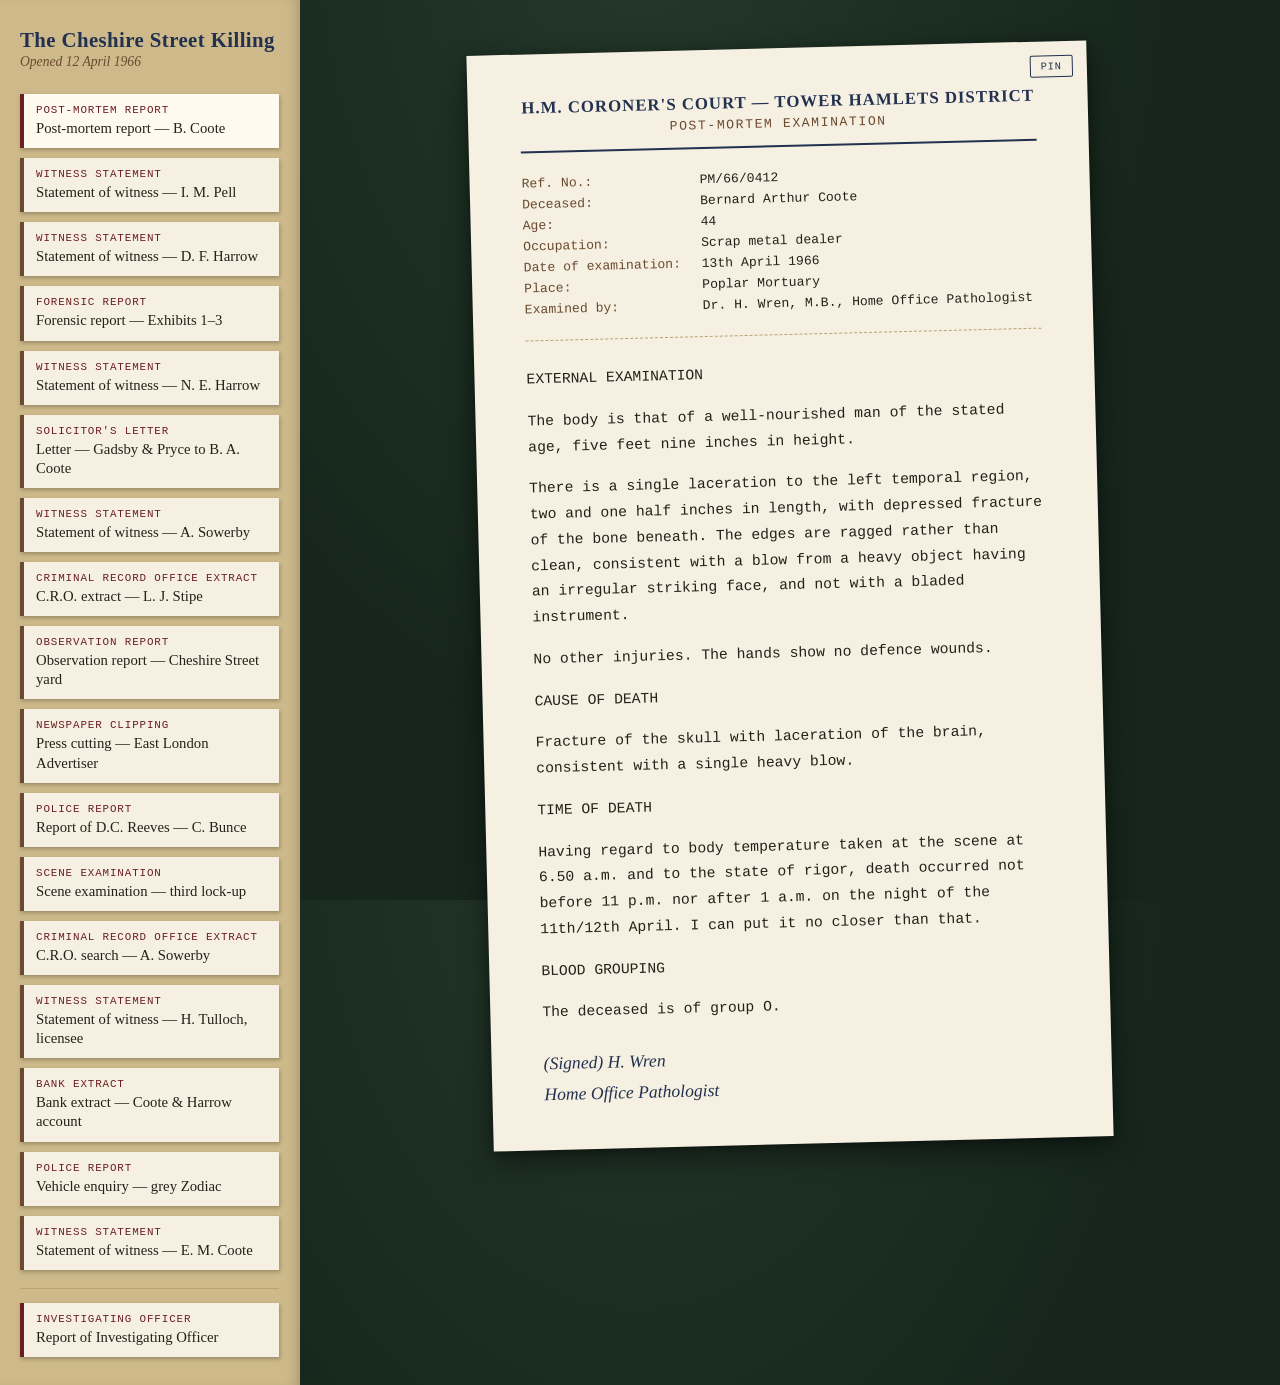
<file: index.html>
<!doctype html>
<html lang="en-GB">
<head>
<meta charset="utf-8">
<meta name="viewport" content="width=device-width, initial-scale=1">
<title>The Firm — Case Documents</title>
<link rel="stylesheet" href="styles.css">
</head>
<body>
<div class="app">
  <aside class="folder">
    <h1 class="case-title" id="case-title">&nbsp;</h1>
    <p class="case-opens" id="case-opens">&nbsp;</p>
    <ul class="doc-list" id="doc-list"></ul>

    <div class="folder-divider"></div>

    <button type="button" class="doc-list-item report-entry" id="report-entry">
      <span class="doc-type-label">Investigating Officer</span>
      <span class="doc-title-label">Report of Investigating Officer</span>
    </button>
  </aside>

  <main class="reading-area" id="reading-area">
    <div class="reading-pane pinned-pane" id="pinned-pane"></div>
    <div class="reading-pane browse-pane" id="browse-pane">
      <p class="placeholder">Select a document from the folder to begin reading.</p>
    </div>
  </main>
</div>

<script src="main.js"></script>
</body>
</html>
</file>
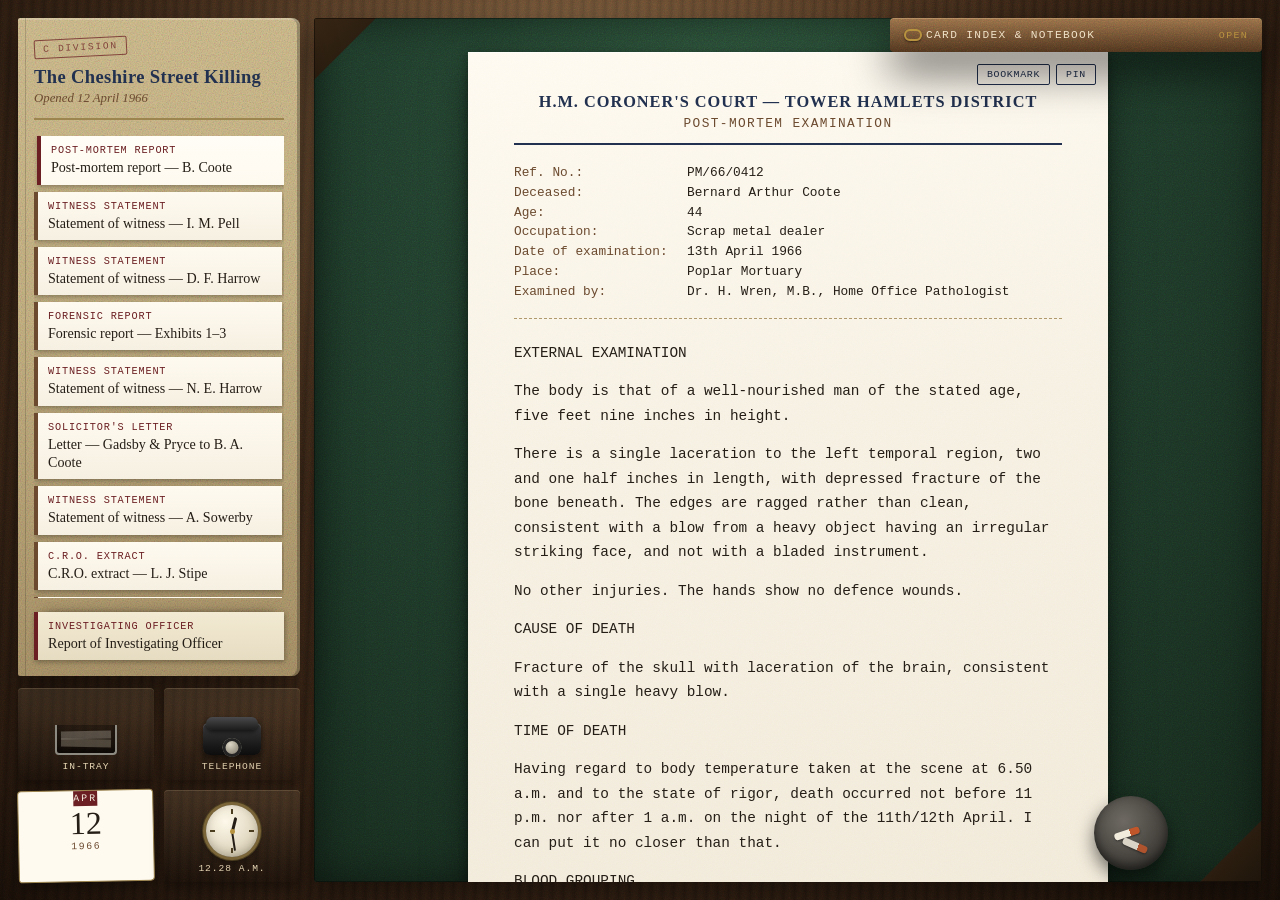
<file: engine/index.html>
<!doctype html>
<html lang="en-GB">
<head>
<meta charset="utf-8">
<meta name="viewport" content="width=device-width, initial-scale=1">
<title>The Firm — C Division</title>
<link rel="stylesheet" href="styles.css">
</head>
<body>
<div class="desk" id="desk">

  <div class="lamplight" aria-hidden="true"></div>

  <div class="left-column">

    <aside class="case-folder">
      <div class="folder-head">
        <p class="folder-stamp">C Division</p>
        <h1 class="case-title" id="case-title">&nbsp;</h1>
        <p class="case-opens" id="case-opens">&nbsp;</p>
      </div>

      <ul class="doc-list" id="doc-list"></ul>

      <button type="button" class="doc-list-item report-entry" id="report-entry">
        <span class="doc-type-label">Investigating Officer</span>
        <span class="doc-title-label">Report of Investigating Officer</span>
      </button>
    </aside>

    <div class="desk-instruments">

      <button type="button" class="instrument in-tray" id="in-tray">
        <span class="tray-rails" aria-hidden="true">
          <span class="tray-paper"></span>
          <span class="tray-paper two"></span>
        </span>
        <span class="instrument-label">In-tray</span>
        <span class="tray-badge" id="tray-badge" hidden>0</span>
      </button>

      <button type="button" class="instrument telephone" id="telephone">
        <span class="phone-body" aria-hidden="true">
          <span class="phone-dial"></span>
          <span class="phone-handset"></span>
        </span>
        <span class="instrument-label">Telephone</span>
      </button>

      <div class="instrument desk-calendar" id="desk-calendar">
        <span class="cal-month" id="cal-month">APR</span>
        <span class="cal-day" id="cal-day">12</span>
        <span class="cal-year" id="cal-year">1966</span>
      </div>

      <div class="instrument desk-clock" title="The time on your own clock">
        <span class="clock-face" aria-hidden="true">
          <span class="clock-tick t12"></span>
          <span class="clock-tick t3"></span>
          <span class="clock-tick t6"></span>
          <span class="clock-tick t9"></span>
          <span class="clock-hand hour" id="clock-hour"></span>
          <span class="clock-hand minute" id="clock-minute"></span>
          <span class="clock-pin"></span>
        </span>
        <span class="instrument-label" id="clock-readout">&nbsp;</span>
      </div>

    </div>
  </div>

  <main class="blotter" id="reading-area">
    <div class="reading-pane pinned-pane" id="pinned-pane"></div>
    <div class="reading-pane browse-pane" id="browse-pane">
      <p class="placeholder">Take a document from the folder.</p>
    </div>
  </main>

  <div class="ashtray" aria-hidden="true"><span class="stub"></span><span class="stub two"></span></div>

  <section class="index-drawer" id="index-drawer">
    <button type="button" class="drawer-handle" id="drawer-handle">
      <span class="drawer-handle-label">Card Index &amp; Notebook</span>
      <span class="drawer-handle-state" id="drawer-state">Open</span>
    </button>

    <div class="drawer-body" id="drawer-body">
      <div class="drawer-scroll">
        <p class="drawer-org">Metropolitan Police — Criminal Record Office</p>

        <div class="index-search">
          <input type="search" class="index-search-input" id="index-search"
                 placeholder="Search by name, alias, or trade" autocomplete="off">
        </div>

        <div class="index-cards" id="index-cards"></div>

        <section class="notebook">
          <h3 class="notebook-heading">Notebook</h3>
          <p class="notebook-hint">Your own notes. Kept on this machine.</p>
          <textarea class="notebook-area" id="notebook-area" rows="9"
                    placeholder="Nothing written yet."></textarea>
        </section>
      </div>
    </div>
  </section>

</div>

<div class="mark-popup" id="mark-popup" hidden>
  <button type="button" id="mark-add">Highlight</button>
</div>

<script src="main.js"></script>
</body>
</html>
</file>
<file: styles.css>
/* The Firm — document viewer
   Period chrome, modern legibility. No texture that fights reading. */

:root {
  --manila: #cdb989;
  --manila-dark: #b8a377;
  --paper: #f6f0e2;
  --paper-carbon: #eef1f4;
  --ink: #262019;
  --ink-blue: #22314f;
  --oxblood: #6b1f22;
  --tobacco: #6b4a2f;
  --green-leather: #16261c;

  --serif: Georgia, "Times New Roman", Times, serif;
  --mono: "Courier New", Courier, "Consolas", ui-monospace, monospace;
  --script: "Segoe Script", "Bradley Hand", "Apple Chancery", cursive;
}

* {
  box-sizing: border-box;
}

html, body {
  height: 100%;
}

body {
  margin: 0;
  background: var(--green-leather);
  background-image:
    radial-gradient(ellipse at 50% -10%, #24382a 0%, var(--green-leather) 60%);
  color: var(--ink);
  font-family: var(--serif);
}

.app {
  display: grid;
  grid-template-columns: 300px 1fr;
  min-height: 100vh;
}

/* ---------- folder / document list ---------- */

.folder {
  background: var(--manila);
  border-right: 1px solid var(--manila-dark);
  padding: 28px 20px;
  box-shadow: inset -8px 0 16px -12px rgba(0, 0, 0, 0.4);
}

.case-title {
  margin: 0 0 2px;
  font-size: 1.3rem;
  color: var(--ink-blue);
  letter-spacing: 0.02em;
}

.case-opens {
  margin: 0 0 24px;
  font-size: 0.85rem;
  color: var(--tobacco);
  font-style: italic;
}

.doc-list {
  list-style: none;
  margin: 0;
  padding: 0;
  display: flex;
  flex-direction: column;
  gap: 10px;
}

.doc-list-item {
  background: var(--paper);
  border-left: 4px solid var(--tobacco);
  padding: 10px 12px;
  cursor: pointer;
  box-shadow: 1px 2px 4px rgba(0, 0, 0, 0.25);
  transition: transform 0.1s ease, box-shadow 0.1s ease;
}

.doc-list-item:hover {
  transform: translateX(2px);
  box-shadow: 2px 3px 6px rgba(0, 0, 0, 0.35);
}

.doc-list-item.active {
  border-left-color: var(--oxblood);
  background: #fffaf0;
}

.doc-type-label {
  display: block;
  font-family: var(--mono);
  font-size: 0.68rem;
  letter-spacing: 0.08em;
  text-transform: uppercase;
  color: var(--oxblood);
  margin-bottom: 3px;
}

.doc-title-label {
  display: block;
  font-size: 0.92rem;
  color: var(--ink);
  line-height: 1.3;
}

.pin-flag {
  display: none;
  font-family: var(--mono);
  font-size: 0.65rem;
  letter-spacing: 0.08em;
  text-transform: uppercase;
  color: var(--ink-blue);
  margin-top: 4px;
}

.doc-list-item.pinned {
  border-left-color: var(--ink-blue);
}

.doc-list-item.pinned .pin-flag {
  display: block;
}

.folder-divider {
  height: 1px;
  background: var(--manila-dark);
  margin: 18px 0 14px;
}

.report-entry {
  display: block;
  width: 100%;
  font: inherit;
  text-align: left;
  border: none;
  border-left: 4px solid var(--oxblood);
}

/* ---------- reading area ---------- */

.reading-area {
  padding: 48px 40px;
  display: flex;
  justify-content: center;
  align-items: flex-start;
  gap: 0;
  overflow-y: auto;
}

.reading-area.split {
  justify-content: stretch;
  gap: 32px;
}

.reading-pane {
  flex: 1 1 0;
  min-width: 0;
  display: flex;
  justify-content: center;
}

.pinned-pane {
  display: none;
}

.reading-area.split .pinned-pane {
  display: flex;
  padding-right: 32px;
  border-right: 1px dashed rgba(255, 255, 255, 0.18);
}

.placeholder {
  color: #c9c2ae;
  font-style: italic;
  margin-top: 120px;
  font-size: 1rem;
}

.document-sheet {
  position: relative;
  background: var(--paper);
  max-width: 620px;
  width: 100%;
  padding: 44px 52px 40px;
  box-shadow: 0 10px 30px rgba(0, 0, 0, 0.45), 0 2px 6px rgba(0, 0, 0, 0.3);
  transform: rotate(var(--tilt, 0deg));
}

.reading-area.split .document-sheet {
  padding: 40px 32px 32px;
}

.pin-toggle {
  position: absolute;
  top: 14px;
  right: 14px;
  font-family: var(--mono);
  font-size: 0.65rem;
  letter-spacing: 0.08em;
  text-transform: uppercase;
  background: var(--paper);
  border: 1px solid var(--ink-blue);
  color: var(--ink-blue);
  padding: 4px 10px;
  cursor: pointer;
  border-radius: 2px;
}

.pin-toggle:hover {
  background: var(--ink-blue);
  color: var(--paper);
}

.pin-toggle.pinned {
  border-color: var(--oxblood);
  color: var(--oxblood);
}

.pin-toggle.pinned:hover {
  background: var(--oxblood);
  color: var(--paper);
}

.letterhead {
  text-align: center;
  border-bottom: 2px solid var(--ink-blue);
  padding-bottom: 14px;
  margin-bottom: 20px;
}

.letterhead-org {
  margin: 0;
  font-family: var(--serif);
  font-weight: bold;
  font-size: 1.05rem;
  letter-spacing: 0.06em;
  text-transform: uppercase;
  color: var(--ink-blue);
}

.letterhead-sub {
  margin: 4px 0 0;
  font-family: var(--mono);
  font-size: 0.82rem;
  letter-spacing: 0.12em;
  text-transform: uppercase;
  color: var(--tobacco);
}

.doc-meta {
  font-family: var(--mono);
  font-size: 0.82rem;
  line-height: 1.6;
  margin: 0 0 26px;
  padding-bottom: 20px;
  border-bottom: 1px dashed var(--manila-dark);
  color: var(--ink);
}

.doc-meta-row {
  display: grid;
  grid-template-columns: 170px 1fr;
  gap: 8px;
}

.doc-meta-label {
  color: var(--tobacco);
}

.doc-meta-value {
  color: var(--ink);
}

.doc-body {
  font-family: var(--mono);
  font-size: 0.92rem;
  line-height: 1.75;
  color: var(--ink);
}

.doc-body p {
  margin: 0 0 16px;
  white-space: pre-wrap;
}

.doc-body p:last-child {
  margin-bottom: 0;
}

.doc-body s {
  color: var(--tobacco);
  text-decoration-color: var(--oxblood);
}

/* signature lines read slightly differently from the typed body */
.doc-body p.signature-line {
  font-family: var(--script);
  font-style: italic;
  font-size: 1.1rem;
  color: var(--ink-blue);
  margin-top: 22px;
}

/* per-type accents */
.document-sheet[data-type="post-mortem"] .letterhead {
  border-bottom-color: var(--ink-blue);
}

.document-sheet[data-type="witness-statement"] .letterhead {
  border-bottom-color: var(--tobacco);
}

.document-sheet[data-type="forensic"] .letterhead {
  border-bottom-color: var(--oxblood);
}

.document-sheet[data-type="report-form"] .letterhead {
  border-bottom-color: var(--oxblood);
}

.document-sheet[data-type="internal-memo"] .letterhead {
  border-bottom-color: var(--green-leather);
}

/* ---------- report of investigating officer ---------- */

.report-form-fields {
  margin-top: 4px;
}

.report-field {
  margin-bottom: 22px;
}

.report-field-label {
  display: block;
  font-family: var(--mono);
  font-size: 0.72rem;
  letter-spacing: 0.05em;
  text-transform: uppercase;
  color: var(--tobacco);
  margin-bottom: 6px;
}

.report-field-input {
  width: 100%;
  font-family: var(--mono);
  font-size: 0.92rem;
  color: var(--ink);
  background: transparent;
  border: none;
  border-bottom: 1px dashed var(--manila-dark);
  padding: 4px 2px 8px;
}

.report-field-input:focus {
  outline: none;
  border-bottom: 1px solid var(--oxblood);
}

.report-submit {
  margin-top: 8px;
  font-family: var(--mono);
  font-size: 0.78rem;
  letter-spacing: 0.1em;
  text-transform: uppercase;
  background: transparent;
  border: 2px solid var(--oxblood);
  color: var(--oxblood);
  padding: 9px 20px;
  cursor: pointer;
  border-radius: 2px;
}

.report-submit:hover {
  background: var(--oxblood);
  color: var(--paper);
}
</file>
<file: engine/styles.css>
/* The Firm — C Division desk
   Period chrome, modern legibility. Texture belongs on the desk;
   paper stays clean enough to read for hours. */

:root {
  --manila: #cdb989;
  --manila-dark: #b0996d;
  --manila-deep: #9d854f;
  --paper: #f6f0e2;
  --paper-bright: #fffaf0;
  --ink: #241e17;
  --ink-blue: #22314f;
  --oxblood: #6b1f22;
  --tobacco: #6b4a2f;
  --wood: #432d1c;
  --wood-dark: #2a1a0f;
  --leather: #1f3a2a;
  --leather-dark: #142519;
  --brass: #b8933f;
  --highlight: #f2d76b;

  --serif: Georgia, "Times New Roman", Times, serif;
  --mono: "Courier New", Courier, "Consolas", ui-monospace, monospace;
  --script: "Segoe Script", "Bradley Hand", "Apple Chancery", cursive;

  /* fine grain, reused across the desk surfaces */
  --grain: url("data:image/svg+xml,%3Csvg xmlns='http://www.w3.org/2000/svg' width='180' height='180'%3E%3Cfilter id='n'%3E%3CfeTurbulence type='fractalNoise' baseFrequency='0.85' numOctaves='4' stitchTiles='stitch'/%3E%3C/filter%3E%3Crect width='180' height='180' filter='url(%23n)' opacity='0.55'/%3E%3C/svg%3E");
}

* { box-sizing: border-box; }

html, body { height: 100%; }

body {
  margin: 0;
  color: var(--ink);
  font-family: var(--serif);
  overflow: hidden;
}

/* ---------- the desk ---------- */

.desk {
  position: relative;
  display: grid;
  grid-template-columns: 300px 1fr;
  height: 100vh;
  isolation: isolate;

  background-color: var(--wood);
  background-image:
    var(--grain),
    /* long grain of the timber */
    repeating-linear-gradient(
      92deg,
      rgba(0, 0, 0, 0.16) 0px,
      rgba(0, 0, 0, 0) 3px,
      rgba(255, 210, 150, 0.05) 6px,
      rgba(0, 0, 0, 0.13) 11px
    ),
    radial-gradient(ellipse at 46% 22%, #5a3d26 0%, var(--wood) 42%, var(--wood-dark) 100%);
  background-size: 180px 180px, auto, auto;
  background-blend-mode: overlay, overlay, normal;
}

/* pool of lamplight falling across the blotter */
.lamplight {
  position: absolute;
  inset: 0;
  z-index: 0;
  pointer-events: none;
  background:
    radial-gradient(
      ellipse 55% 60% at 44% 16%,
      rgba(255, 226, 168, 0.30) 0%,
      rgba(255, 214, 150, 0.14) 32%,
      rgba(255, 200, 130, 0.04) 55%,
      rgba(0, 0, 0, 0) 72%
    ),
    /* the desk falls away into the dark at the edges */
    radial-gradient(
      ellipse 90% 85% at 50% 42%,
      rgba(0, 0, 0, 0) 45%,
      rgba(0, 0, 0, 0.34) 78%,
      rgba(0, 0, 0, 0.62) 100%
    );
}

/* ---------- left column: folder above the instruments ---------- */

.left-column {
  position: relative;
  z-index: 2;
  margin: 18px 0 18px 18px;
  display: flex;
  flex-direction: column;
  min-height: 0;
  gap: 12px;
}

/* ---------- the case folder ---------- */

.case-folder {
  position: relative;
  flex: 1 1 auto;
  padding: 18px 16px 16px;
  display: flex;
  flex-direction: column;
  min-height: 0;

  background-color: var(--manila);
  background-image:
    var(--grain),
    linear-gradient(176deg, #d8c596 0%, var(--manila) 45%, var(--manila-dark) 100%);
  background-size: 180px 180px, auto;
  background-blend-mode: multiply, normal;

  border-radius: 2px 8px 8px 2px;
  box-shadow:
    0 18px 34px rgba(0, 0, 0, 0.5),
    0 2px 0 rgba(255, 255, 255, 0.18) inset,
    -3px 0 0 rgba(0, 0, 0, 0.25) inset;
}

/* the folder's crease */
.case-folder::before {
  content: "";
  position: absolute;
  top: 0;
  left: 7px;
  width: 1px;
  height: 100%;
  background: rgba(0, 0, 0, 0.16);
}

.folder-head {
  border-bottom: 2px solid var(--manila-deep);
  padding-bottom: 12px;
  margin-bottom: 16px;
}

.folder-stamp {
  display: inline-block;
  margin: 0 0 8px;
  padding: 3px 8px;
  font-family: var(--mono);
  font-size: 0.6rem;
  letter-spacing: 0.18em;
  text-transform: uppercase;
  color: var(--oxblood);
  border: 1.5px solid var(--oxblood);
  border-radius: 2px;
  opacity: 0.75;
  transform: rotate(-3deg);
}

.case-title {
  margin: 0 0 3px;
  font-size: 1.16rem;
  line-height: 1.25;
  color: var(--ink-blue);
  letter-spacing: 0.02em;
}

.case-opens {
  margin: 0;
  font-size: 0.8rem;
  color: var(--tobacco);
  font-style: italic;
}

/* the papers scroll; the report docket and calendar stay to hand */
.doc-list {
  list-style: none;
  margin: 0;
  padding: 0 2px 2px 0;
  display: flex;
  flex-direction: column;
  gap: 7px;
  flex: 1 1 auto;
  min-height: 0;
  overflow-y: auto;
}

.doc-list-item {
  position: relative;
  background: var(--paper);
  background-image: linear-gradient(180deg, var(--paper-bright), var(--paper));
  border: none;
  border-left: 4px solid var(--tobacco);
  padding: 8px 10px;
  cursor: pointer;
  text-align: left;
  font: inherit;
  width: 100%;
  display: block;
  box-shadow: 1px 2px 5px rgba(0, 0, 0, 0.3);
  transition: transform 0.1s ease, box-shadow 0.1s ease;
}

.doc-list-item:hover {
  transform: translateX(3px);
  box-shadow: 3px 4px 9px rgba(0, 0, 0, 0.4);
}

.doc-list-item.active {
  border-left-color: var(--oxblood);
  background-image: linear-gradient(180deg, #fffdf6, var(--paper-bright));
  transform: translateX(3px);
}

.doc-type-label {
  display: block;
  font-family: var(--mono);
  font-size: 0.64rem;
  letter-spacing: 0.08em;
  text-transform: uppercase;
  color: var(--oxblood);
  margin-bottom: 2px;
}

.doc-title-label {
  display: block;
  font-size: 0.88rem;
  color: var(--ink);
  line-height: 1.3;
}

.item-flags { display: flex; gap: 9px; }

.pin-flag,
.bookmark-flag {
  display: none;
  font-family: var(--mono);
  font-size: 0.6rem;
  letter-spacing: 0.07em;
  text-transform: uppercase;
  margin-top: 3px;
}

.pin-flag { color: var(--ink-blue); }
.bookmark-flag { color: var(--oxblood); }

.doc-list-item.pinned { border-left-color: var(--ink-blue); }
.doc-list-item.pinned .pin-flag { display: block; }
.doc-list-item.bookmarked .bookmark-flag { display: block; }

/* a paper corner turned down on bookmarked documents */
.doc-list-item.bookmarked::after {
  content: "";
  position: absolute;
  top: 0;
  right: 0;
  border-width: 0 12px 12px 0;
  border-style: solid;
  border-color: transparent var(--oxblood) transparent transparent;
  opacity: 0.75;
}

.report-entry {
  flex: 0 0 auto;
  margin-top: 14px;
  border-left-color: var(--oxblood);
  background-image: linear-gradient(180deg, #f3ead3, #e6dcc2);
  box-shadow: 1px 2px 5px rgba(0, 0, 0, 0.3), 0 -8px 12px -10px rgba(0, 0, 0, 0.5);
}

/* ---------- desk instruments ---------- */

.desk-instruments {
  flex: 0 0 auto;
  display: grid;
  grid-template-columns: 1fr 1fr;
  gap: 10px;
}

.instrument {
  position: relative;
  display: flex;
  flex-direction: column;
  align-items: center;
  justify-content: flex-end;
  gap: 6px;
  min-height: 92px;
  padding: 10px 8px 8px;
  border: none;
  border-radius: 4px;
  font: inherit;
  background:
    linear-gradient(180deg, rgba(255, 226, 175, 0.10), rgba(0, 0, 0, 0.22));
  box-shadow: inset 0 1px 0 rgba(255, 224, 176, 0.14), 0 6px 14px rgba(0, 0, 0, 0.4);
}

button.instrument { cursor: pointer; }

button.instrument:hover {
  background: linear-gradient(180deg, rgba(255, 226, 175, 0.20), rgba(0, 0, 0, 0.16));
}

button.instrument.active {
  box-shadow: inset 0 0 0 1px var(--brass), 0 6px 14px rgba(0, 0, 0, 0.45);
}

.instrument-label {
  font-family: var(--mono);
  font-size: 0.6rem;
  letter-spacing: 0.1em;
  text-transform: uppercase;
  color: #e6d6b4;
}

/* the in-tray */

.tray-rails {
  position: relative;
  width: 62px;
  height: 30px;
  border: 2px solid #8d8a82;
  border-top: none;
  border-radius: 0 0 4px 4px;
  background: linear-gradient(180deg, rgba(0, 0, 0, 0.25), rgba(0, 0, 0, 0.5));
  box-shadow: inset 0 -3px 6px rgba(0, 0, 0, 0.5);
}

.tray-paper {
  position: absolute;
  left: 4px;
  right: 4px;
  top: 6px;
  height: 8px;
  background: var(--paper);
  box-shadow: 0 1px 2px rgba(0, 0, 0, 0.5);
  transform: rotate(-1.4deg);
}

.tray-paper.two { top: 14px; transform: rotate(1.2deg); background: #ece2c9; }

.in-tray:not(.has-post) .tray-paper { opacity: 0.25; }

.tray-badge {
  position: absolute;
  top: 6px;
  right: 8px;
  min-width: 19px;
  height: 19px;
  border-radius: 10px;
  background: var(--oxblood);
  color: var(--paper);
  font-family: var(--mono);
  font-size: 0.66rem;
  line-height: 19px;
  text-align: center;
  box-shadow: 0 2px 5px rgba(0, 0, 0, 0.5);
}

.in-tray.has-post .tray-rails { border-color: var(--brass); }

/* the telephone */

.phone-body {
  position: relative;
  width: 58px;
  height: 32px;
  border-radius: 5px 5px 7px 7px;
  background: linear-gradient(180deg, #3a3a3c 0%, #191919 70%, #0d0d0d 100%);
  box-shadow: inset 0 1px 0 rgba(255, 255, 255, 0.18), 0 4px 9px rgba(0, 0, 0, 0.55);
}

.phone-dial {
  position: absolute;
  left: 50%;
  top: 15px;
  transform: translateX(-50%);
  width: 19px;
  height: 19px;
  border-radius: 50%;
  background: radial-gradient(circle at 40% 34%, #dcd6c6, #8e887a 62%, #4b463d 100%);
  box-shadow: inset 0 0 0 3px #232323;
}

.phone-handset {
  position: absolute;
  left: 3px;
  right: 3px;
  top: -6px;
  height: 13px;
  border-radius: 7px;
  background: linear-gradient(180deg, #4a4a4c, #1c1c1c);
  box-shadow: 0 2px 4px rgba(0, 0, 0, 0.6);
}

.telephone.waiting .phone-handset {
  animation: phone-ring 1.4s ease-in-out infinite;
}

@keyframes phone-ring {
  0%, 100% { transform: translateX(0) rotate(0deg); }
  25%      { transform: translateX(-1.5px) rotate(-1.5deg); }
  75%      { transform: translateX(1.5px) rotate(1.5deg); }
}

@media (prefers-reduced-motion: reduce) {
  .telephone.waiting .phone-handset { animation: none; }
}

/* the desk calendar */

.desk-calendar {
  padding: 0 0 8px;
  gap: 0;
  justify-content: flex-start;
  background: var(--paper-bright);
  border: 1px solid var(--manila-deep);
  box-shadow: 0 5px 14px rgba(0, 0, 0, 0.4);
  transform: rotate(-1.2deg);
}

.cal-month {
  display: block;
  background: var(--oxblood);
  color: var(--paper);
  font-family: var(--mono);
  font-size: 0.62rem;
  letter-spacing: 0.2em;
  padding: 2px 0;
}

.cal-day {
  display: block;
  font-family: var(--serif);
  font-size: 2rem;
  line-height: 1.1;
  color: var(--ink);
}

.cal-year {
  display: block;
  font-family: var(--mono);
  font-size: 0.62rem;
  letter-spacing: 0.16em;
  color: var(--tobacco);
}

/* the desk clock — runs on the player's own time */

.clock-face {
  position: relative;
  width: 52px;
  height: 52px;
  border-radius: 50%;
  background: radial-gradient(circle at 38% 32%, #fdf8ea, #ddd3ba 70%, #b6ab90 100%);
  box-shadow:
    0 0 0 3px #7a6538,
    0 0 0 4px #4a3d20,
    0 4px 10px rgba(0, 0, 0, 0.5),
    inset 0 -3px 8px rgba(0, 0, 0, 0.2);
}

.clock-tick {
  position: absolute;
  left: 50%;
  top: 4px;
  width: 2px;
  height: 5px;
  margin-left: -1px;
  background: #4a3d20;
  transform-origin: 50% 22px;
}

.clock-tick.t3 { transform: rotate(90deg); }
.clock-tick.t6 { transform: rotate(180deg); }
.clock-tick.t9 { transform: rotate(270deg); }

.clock-hand {
  position: absolute;
  left: 50%;
  bottom: 50%;
  transform-origin: 50% 100%;
  background: #241e17;
  border-radius: 2px;
}

.clock-hand.hour { width: 3px; height: 14px; margin-left: -1.5px; }
.clock-hand.minute { width: 2px; height: 20px; margin-left: -1px; }

.clock-pin {
  position: absolute;
  left: 50%;
  top: 50%;
  width: 5px;
  height: 5px;
  margin: -2.5px 0 0 -2.5px;
  border-radius: 50%;
  background: var(--brass);
}

/* ---------- the blotter ---------- */

.blotter {
  position: relative;
  z-index: 1;
  margin: 18px 18px 18px 14px;
  padding: 34px 30px;
  overflow-y: auto;
  display: flex;
  justify-content: center;
  align-items: flex-start;
  gap: 0;

  background-color: var(--leather);
  background-image:
    var(--grain),
    radial-gradient(ellipse at 44% 12%, #2c5039 0%, var(--leather) 46%, var(--leather-dark) 100%);
  background-size: 180px 180px, auto;
  background-blend-mode: overlay, normal;

  border-radius: 3px;
  box-shadow:
    inset 0 0 0 1px rgba(0, 0, 0, 0.35),
    inset 0 0 44px rgba(0, 0, 0, 0.5),
    0 10px 26px rgba(0, 0, 0, 0.4);
  /* No transition on padding: animating a layout property leaves it stuck at
     the old value when a media query changes mid-flight, which silently put
     the drawer on top of the document. */
}

/* leather corner pieces */
.blotter::before,
.blotter::after {
  content: "";
  position: absolute;
  width: 62px;
  height: 62px;
  pointer-events: none;
  background: linear-gradient(135deg, rgba(58, 38, 20, 0.95), rgba(32, 20, 10, 0.9));
  box-shadow: inset 0 0 0 1px rgba(0, 0, 0, 0.4);
}

.blotter::before {
  top: 0;
  left: 0;
  clip-path: polygon(0 0, 100% 0, 0 100%);
}

.blotter::after {
  bottom: 0;
  right: 0;
  clip-path: polygon(100% 100%, 100% 0, 0 100%);
}

.desk.drawer-open .blotter {
  padding-right: 396px;
}

.blotter.split {
  justify-content: stretch;
  gap: 26px;
}

.reading-pane {
  flex: 1 1 0;
  min-width: 0;
  /* inline-size containment collapses to zero unless the width comes from the
     parent; flex-basis covers the row layout, this covers the stacked one */
  width: 100%;
  display: flex;
  justify-content: center;
  container-type: inline-size;
  container-name: pane;
}

.pinned-pane { display: none; }

.blotter.split .pinned-pane {
  display: flex;
  padding-right: 26px;
  border-right: 1px dashed rgba(255, 255, 255, 0.16);
}

.placeholder {
  color: rgba(246, 240, 226, 0.5);
  font-style: italic;
  margin-top: 110px;
  font-size: 1rem;
}

/* ---------- documents ---------- */

.document-sheet {
  position: relative;
  max-width: 640px;
  width: 100%;
  padding: 40px 46px 36px;

  background-color: var(--paper);
  background-image:
    var(--grain),
    linear-gradient(172deg, var(--paper-bright) 0%, var(--paper) 38%, #efe7d5 100%);
  background-size: 180px 180px, auto;
  /* soft-light keeps the fibre visible without greying the type */
  background-blend-mode: soft-light, normal;

  box-shadow:
    0 16px 34px rgba(0, 0, 0, 0.5),
    0 3px 8px rgba(0, 0, 0, 0.35),
    inset 0 1px 0 rgba(255, 255, 255, 0.6);
}

.blotter.split .document-sheet {
  padding: 36px 30px 30px;
}

/* ---------- sheet tools ---------- */

.sheet-tools {
  position: absolute;
  top: 12px;
  right: 12px;
  display: flex;
  gap: 6px;
}

.sheet-tool {
  font-family: var(--mono);
  font-size: 0.62rem;
  letter-spacing: 0.07em;
  text-transform: uppercase;
  background: rgba(255, 250, 240, 0.85);
  border: 1px solid var(--ink-blue);
  color: var(--ink-blue);
  padding: 4px 9px;
  cursor: pointer;
  border-radius: 2px;
}

.sheet-tool:hover { background: var(--ink-blue); color: var(--paper); }
.sheet-tool.on { border-color: var(--oxblood); color: var(--oxblood); }
.sheet-tool.on:hover { background: var(--oxblood); color: var(--paper); }

/* ---------- letterhead & meta ---------- */

.letterhead {
  text-align: center;
  border-bottom: 2px solid var(--ink-blue);
  padding-bottom: 12px;
  margin-bottom: 18px;
}

.letterhead-org {
  margin: 0;
  font-weight: bold;
  font-size: 1.02rem;
  letter-spacing: 0.06em;
  text-transform: uppercase;
  color: var(--ink-blue);
}

.letterhead-sub {
  margin: 4px 0 0;
  font-family: var(--mono);
  font-size: 0.8rem;
  letter-spacing: 0.11em;
  text-transform: uppercase;
  color: var(--tobacco);
}

.doc-meta {
  font-family: var(--mono);
  font-size: 0.8rem;
  line-height: 1.55;
  margin: 0 0 22px;
  padding-bottom: 16px;
  border-bottom: 1px dashed var(--manila-dark);
}

.doc-meta-row {
  display: grid;
  grid-template-columns: 165px 1fr;
  gap: 8px;
}

.doc-meta-label { color: var(--tobacco); }
.doc-meta-value { color: var(--ink); margin: 0; }

/* ---------- document body ---------- */

.doc-body {
  font-family: var(--mono);
  font-size: 0.9rem;
  line-height: 1.7;
  color: var(--ink);
}

.doc-body p { margin: 0 0 14px; white-space: pre-wrap; }
.doc-body p:last-child { margin-bottom: 0; }

.doc-body s {
  color: var(--tobacco);
  text-decoration-color: var(--oxblood);
}

.doc-body p.signature-line {
  font-family: var(--script);
  font-style: italic;
  font-size: 1.08rem;
  color: var(--ink-blue);
  margin-top: 20px;
}

mark.hl {
  background: linear-gradient(180deg, rgba(242, 215, 107, 0.92), rgba(232, 194, 63, 0.92));
  color: var(--ink);
  padding: 1px 0;
  cursor: pointer;
  border-radius: 1px;
}

mark.hl:hover { background: #e8c23f; }

/* ---------- highlight popup ---------- */

.mark-popup { position: fixed; z-index: 40; }

.mark-popup button {
  font-family: var(--mono);
  font-size: 0.68rem;
  letter-spacing: 0.08em;
  text-transform: uppercase;
  background: var(--ink-blue);
  color: var(--paper);
  border: none;
  padding: 7px 14px;
  border-radius: 2px;
  cursor: pointer;
  box-shadow: 0 4px 12px rgba(0, 0, 0, 0.55);
}

.mark-popup button:hover { background: var(--oxblood); }

/* ---------- per-type accents ---------- */

.document-sheet[data-type="post-mortem"] .letterhead { border-bottom-color: var(--ink-blue); }
.document-sheet[data-type="witness-statement"] .letterhead { border-bottom-color: var(--tobacco); }
.document-sheet[data-type="forensic"] .letterhead { border-bottom-color: var(--oxblood); }
.document-sheet[data-type="report-form"] .letterhead { border-bottom-color: var(--oxblood); }
.document-sheet[data-type="internal-memo"] .letterhead { border-bottom-color: var(--leather); }
.document-sheet[data-type="newspaper clipping"] .letterhead { border-bottom-color: var(--ink); }
.document-sheet[data-type="criminal record office extract"] .letterhead { border-bottom-color: var(--oxblood); }

/* ---------- card index drawer, top right ---------- */

.index-drawer {
  position: fixed;
  top: 18px;
  right: 18px;
  z-index: 30;
  width: 372px;
  max-height: calc(100vh - 36px);
  display: flex;
  flex-direction: column;

  background-color: #6d4a2c;
  background-image:
    var(--grain),
    linear-gradient(180deg, #7c5734 0%, #5b3d23 100%);
  background-size: 180px 180px, auto;
  background-blend-mode: overlay, normal;

  border-radius: 4px;
  box-shadow: 0 20px 44px rgba(0, 0, 0, 0.6), inset 0 1px 0 rgba(255, 220, 170, 0.25);
}

.drawer-handle {
  display: flex;
  align-items: center;
  justify-content: space-between;
  width: 100%;
  padding: 11px 14px;
  cursor: pointer;
  border: none;
  border-radius: 4px 4px 0 0;
  background: linear-gradient(180deg, rgba(255, 224, 175, 0.16), rgba(0, 0, 0, 0.18));
  color: #f0e2c8;
  font-family: var(--mono);
  font-size: 0.7rem;
  letter-spacing: 0.12em;
  text-transform: uppercase;
}

.drawer-handle:hover { background: linear-gradient(180deg, rgba(255, 224, 175, 0.26), rgba(0, 0, 0, 0.12)); }

/* the brass drawer pull */
.drawer-handle-label { position: relative; padding-left: 22px; }

.drawer-handle-label::before {
  content: "";
  position: absolute;
  left: 0;
  top: 50%;
  transform: translateY(-50%);
  width: 14px;
  height: 8px;
  border: 2px solid var(--brass);
  border-radius: 6px;
  box-shadow: 0 1px 2px rgba(0, 0, 0, 0.5);
}

.drawer-handle-state { color: var(--brass); font-size: 0.62rem; }

.drawer-body {
  display: none;
  overflow: hidden;
  padding: 0 10px 10px;
}

.index-drawer.open .drawer-body { display: block; }

.drawer-scroll {
  max-height: calc(100vh - 96px);
  overflow-y: auto;
  padding: 14px 14px 16px;
  background-color: var(--paper);
  background-image:
    var(--grain),
    linear-gradient(180deg, var(--paper-bright), #ece3cd);
  background-size: 180px 180px, auto;
  background-blend-mode: soft-light, normal;
  border-radius: 2px;
  box-shadow: inset 0 2px 8px rgba(0, 0, 0, 0.28);
}

.drawer-org {
  margin: 0 0 12px;
  text-align: center;
  font-weight: bold;
  font-size: 0.76rem;
  letter-spacing: 0.05em;
  text-transform: uppercase;
  color: var(--ink-blue);
  border-bottom: 2px solid var(--ink-blue);
  padding-bottom: 8px;
}

.index-search { margin-bottom: 12px; }

.index-search-input {
  width: 100%;
  font-family: var(--mono);
  font-size: 0.82rem;
  color: var(--ink);
  background: var(--paper-bright);
  border: 1px solid var(--manila-dark);
  padding: 7px 9px;
  border-radius: 2px;
}

.index-search-input:focus { outline: none; border-color: var(--ink-blue); }

.index-cards { display: flex; flex-direction: column; gap: 10px; }

.index-card {
  background: var(--paper-bright);
  border: 1px solid var(--manila-dark);
  border-left: 4px solid var(--tobacco);
  padding: 11px 12px;
  box-shadow: 0 2px 5px rgba(0, 0, 0, 0.15);
}

.index-card-name {
  margin: 0;
  font-size: 0.94rem;
  color: var(--ink-blue);
}

.index-card-role {
  margin: 2px 0 8px;
  font-family: var(--mono);
  font-size: 0.64rem;
  letter-spacing: 0.07em;
  text-transform: uppercase;
  color: var(--oxblood);
}

.index-card-fields {
  margin: 0;
  font-family: var(--mono);
  font-size: 0.73rem;
  line-height: 1.45;
}

.index-card-row {
  display: grid;
  grid-template-columns: 108px 1fr;
  gap: 6px;
}

.index-card-row dt { color: var(--tobacco); }
.index-card-row dd { margin: 0; color: var(--ink); }

.index-card-refs {
  margin: 9px 0 0;
  padding-top: 8px;
  border-top: 1px dashed var(--manila-dark);
  font-family: var(--mono);
  font-size: 0.7rem;
  color: var(--tobacco);
  display: flex;
  flex-wrap: wrap;
  gap: 4px 10px;
}

.doc-ref {
  font-family: var(--mono);
  font-size: 0.7rem;
  background: transparent;
  border: none;
  border-bottom: 1px dotted var(--ink-blue);
  color: var(--ink-blue);
  cursor: pointer;
  padding: 0;
  text-align: left;
}

.doc-ref:hover { color: var(--oxblood); border-bottom-color: var(--oxblood); }

.index-empty {
  font-family: var(--mono);
  font-size: 0.78rem;
  color: var(--tobacco);
  font-style: italic;
}

/* ---------- notebook ---------- */

.notebook {
  margin-top: 18px;
  padding-top: 14px;
  border-top: 2px solid var(--ink-blue);
}

.notebook-heading {
  margin: 0;
  font-size: 0.92rem;
  color: var(--ink-blue);
  letter-spacing: 0.04em;
  text-transform: uppercase;
}

.notebook-hint {
  margin: 3px 0 8px;
  font-family: var(--mono);
  font-size: 0.66rem;
  color: var(--tobacco);
}

.notebook-area {
  width: 100%;
  font-family: var(--mono);
  font-size: 0.82rem;
  color: var(--ink);
  background-color: var(--paper-bright);
  border: 1px solid var(--manila-dark);
  padding: 10px 11px;
  resize: vertical;
  line-height: 22px;
  background-image: repeating-linear-gradient(
    var(--paper-bright) 0px,
    var(--paper-bright) 21px,
    rgba(34, 49, 79, 0.14) 22px
  );
  background-size: 100% 22px;
}

.notebook-area:focus { outline: none; border-color: var(--ink-blue); }

/* ---------- report of investigating officer ---------- */

.report-form-fields { margin-top: 4px; }

.report-field { margin-bottom: 20px; }

.report-field-label {
  display: block;
  font-family: var(--mono);
  font-size: 0.7rem;
  letter-spacing: 0.05em;
  text-transform: uppercase;
  color: var(--tobacco);
  margin-bottom: 6px;
}

.report-field-input {
  width: 100%;
  font-family: var(--mono);
  font-size: 0.9rem;
  color: var(--ink);
  background: transparent;
  border: none;
  border-bottom: 1px dashed var(--manila-dark);
  padding: 4px 2px 8px;
}

.report-field-input:focus { outline: none; border-bottom: 1px solid var(--oxblood); }

.report-submit {
  margin-top: 8px;
  font-family: var(--mono);
  font-size: 0.76rem;
  letter-spacing: 0.1em;
  text-transform: uppercase;
  background: transparent;
  border: 2px solid var(--oxblood);
  color: var(--oxblood);
  padding: 9px 20px;
  cursor: pointer;
  border-radius: 2px;
}

.report-submit:hover { background: var(--oxblood); color: var(--paper); }

/* ---------- decoration ---------- */

.teacup {
  position: absolute;
  right: 34px;
  bottom: 26px;
  width: 58px;
  height: 58px;
  z-index: 2;
  border-radius: 50%;
  background: radial-gradient(circle at 38% 32%, #fdfaf2, #ded5c2 62%, #b3a892 100%);
  box-shadow: 0 8px 18px rgba(0, 0, 0, 0.5), inset 0 -3px 6px rgba(0, 0, 0, 0.2);
  pointer-events: none;
}

.teacup .tea {
  position: absolute;
  inset: 11px;
  border-radius: 50%;
  background: radial-gradient(circle at 40% 34%, #8a5a2b, #4d2f13 70%, #35200c 100%);
  box-shadow: inset 0 2px 5px rgba(0, 0, 0, 0.55);
}

.ashtray {
  position: absolute;
  right: 112px;
  bottom: 30px;
  width: 74px;
  height: 74px;
  z-index: 2;
  border-radius: 50%;
  background: radial-gradient(circle at 40% 34%, #6e6a63, #45423d 60%, #2b2926 100%);
  box-shadow: 0 8px 18px rgba(0, 0, 0, 0.55), inset 0 -4px 10px rgba(0, 0, 0, 0.5);
  pointer-events: none;
}

.ashtray .stub {
  position: absolute;
  left: 20px;
  top: 34px;
  width: 26px;
  height: 7px;
  border-radius: 3px;
  background: linear-gradient(90deg, #f2ecdd 62%, #c0562a 62%);
  transform: rotate(-18deg);
  box-shadow: 0 1px 2px rgba(0, 0, 0, 0.5);
}

.ashtray .stub.two {
  left: 28px;
  top: 46px;
  transform: rotate(24deg);
  opacity: 0.85;
}

/* ---------- keeping the split view readable ---------- */

/* Two documents side by side is the core mechanic, so it gets the width it
   needs. Where the desk cannot give both panes a readable column *and* hold
   the drawer open, the pinned document moves above the one being read rather
   than both being squeezed. Closing the drawer restores them side by side. */
.blotter.split.stacked {
  flex-direction: column;
  align-items: center;
  gap: 20px;
}

.blotter.split.stacked .pinned-pane {
  padding-right: 0;
  padding-bottom: 20px;
  border-right: none;
  border-bottom: 1px dashed rgba(255, 255, 255, 0.16);
  width: 100%;
}

@media (max-width: 1660px) {
  .desk.drawer-open .blotter.split { flex-direction: column; align-items: center; gap: 20px; }
  .desk.drawer-open .blotter.split .pinned-pane {
    padding-right: 0;
    padding-bottom: 20px;
    border-right: none;
    border-bottom: 1px dashed rgba(255, 255, 255, 0.16);
    width: 100%;
  }
}

/* The drawer always pushes the blotter aside; it must never sit on top of the
   document, or having it open while reading is worse than useless. */
@media (max-width: 1180px) {
  .index-drawer { width: 320px; }
  .desk.drawer-open .blotter { padding-right: 344px; padding-left: 20px; }
}

/* narrow desks: the folder gives way first, then the split stacks */
@media (max-width: 980px) {
  .desk { grid-template-columns: 240px 1fr; }
  .blotter.split { flex-direction: column; align-items: center; gap: 20px; }
  .blotter.split .pinned-pane {
    padding-right: 0;
    padding-bottom: 20px;
    border-right: none;
    border-bottom: 1px dashed rgba(255, 255, 255, 0.16);
    width: 100%;
  }
  .teacup, .ashtray { display: none; }
}

/* ---------- requests and enquiries docket ---------- */

.requests-intro {
  margin: 0 0 18px;
  font-family: var(--mono);
  font-size: 0.78rem;
  line-height: 1.6;
  color: var(--tobacco);
  font-style: italic;
}

.request-list { display: flex; flex-direction: column; gap: 14px; }

.request-row {
  padding: 12px 14px;
  background: rgba(255, 250, 240, 0.6);
  border: 1px solid var(--manila-dark);
  border-left: 4px solid var(--tobacco);
}

.request-row.pending { border-left-color: var(--brass); }
.request-row.delivered { border-left-color: var(--ink-blue); opacity: 0.9; }

.request-label {
  font-family: var(--serif);
  font-weight: bold;
  font-size: 0.95rem;
  color: var(--ink-blue);
}

.request-detail {
  margin: 4px 0 10px;
  font-family: var(--mono);
  font-size: 0.78rem;
  line-height: 1.55;
  color: var(--ink);
}

.request-status {
  display: flex;
  align-items: center;
  flex-wrap: wrap;
  gap: 10px;
  font-family: var(--mono);
  font-size: 0.74rem;
  color: var(--tobacco);
}

.request-button {
  font-family: var(--mono);
  font-size: 0.7rem;
  letter-spacing: 0.09em;
  text-transform: uppercase;
  background: transparent;
  border: 2px solid var(--oxblood);
  color: var(--oxblood);
  padding: 6px 14px;
  border-radius: 2px;
  cursor: pointer;
}

.request-button:hover { background: var(--oxblood); color: var(--paper); }

.request-countdown {
  font-weight: bold;
  color: var(--oxblood);
  font-variant-numeric: tabular-nums;
}

.request-done { color: var(--ink-blue); font-weight: bold; }

/* a document that has just arrived in the tray */

.fresh-flag {
  display: block;
  font-family: var(--mono);
  font-size: 0.6rem;
  letter-spacing: 0.07em;
  text-transform: uppercase;
  color: var(--brass);
  margin-top: 3px;
}

.doc-list-item.fresh {
  border-left-color: var(--brass);
  box-shadow: 1px 2px 5px rgba(0, 0, 0, 0.3), inset 0 0 0 1px rgba(184, 147, 63, 0.5);
}

/* ---------- a word with a colleague ---------- */

.consultation {
  margin-top: 22px;
  padding-top: 18px;
  border-top: 2px solid var(--ink-blue);
}

.consultation-heading {
  margin: 0;
  font-size: 0.98rem;
  color: var(--ink-blue);
  letter-spacing: 0.02em;
}

.consultation-blurb {
  margin: 4px 0 10px;
  font-family: var(--mono);
  font-size: 0.76rem;
  line-height: 1.55;
  color: var(--tobacco);
  font-style: italic;
}

.consultation-had {
  margin: 0 0 10px;
  padding: 8px 10px;
  background: rgba(255, 250, 240, 0.55);
  border-left: 3px solid var(--brass);
  font-family: var(--mono);
  font-size: 0.74rem;
  color: var(--tobacco);
  display: flex;
  flex-wrap: wrap;
  gap: 4px 10px;
}

.consultation-exhausted {
  font-family: var(--mono);
  font-size: 0.76rem;
  color: var(--tobacco);
  font-style: italic;
}

/* a colleague's note is handwritten, so it reads a shade warmer */
.document-sheet[data-type="note"] {
  background-image:
    var(--grain),
    linear-gradient(172deg, #fdf6e4 0%, #f4ecd7 45%, #e9dfc6 100%);
}

.document-sheet[data-type="note"] .letterhead { border-bottom-color: var(--brass); }
.document-sheet[data-type="note"] .doc-body { font-size: 0.92rem; }

/* case chooser, shown only when the manifest holds more than one */
.case-chooser {
  margin-top: 10px;
  width: 100%;
  font-family: var(--mono);
  font-size: 0.76rem;
  color: var(--ink);
  background: var(--paper-bright);
  border: 1px solid var(--manila-deep);
  border-radius: 2px;
  padding: 5px 6px;
}

.case-chooser:focus { outline: none; border-color: var(--ink-blue); }

/* ---------- narrow panes ----------
   Kept last in the file on purpose: a container query carries no extra
   specificity, so these have to come after the base rules they override.
   A sheet reflows to whatever width its own pane has, whichever combination
   of split view and open drawer produced it. */

@container pane (max-width: 560px) {
  .document-sheet { padding: 28px 24px 24px; }

  .letterhead-org { font-size: 0.9rem; letter-spacing: 0.03em; }
  .letterhead-sub { font-size: 0.72rem; letter-spacing: 0.07em; }

  /* label above value, so names stop breaking one word to a line */
  .doc-meta-row { grid-template-columns: 1fr; gap: 0; margin-bottom: 7px; }
  .doc-meta-label { font-size: 0.72rem; }
  .doc-meta-value { padding-left: 12px; }

  .sheet-tools {
    position: static;
    justify-content: flex-end;
    margin-bottom: 12px;
  }

  .doc-body { font-size: 0.86rem; line-height: 1.65; }
}
</file>
